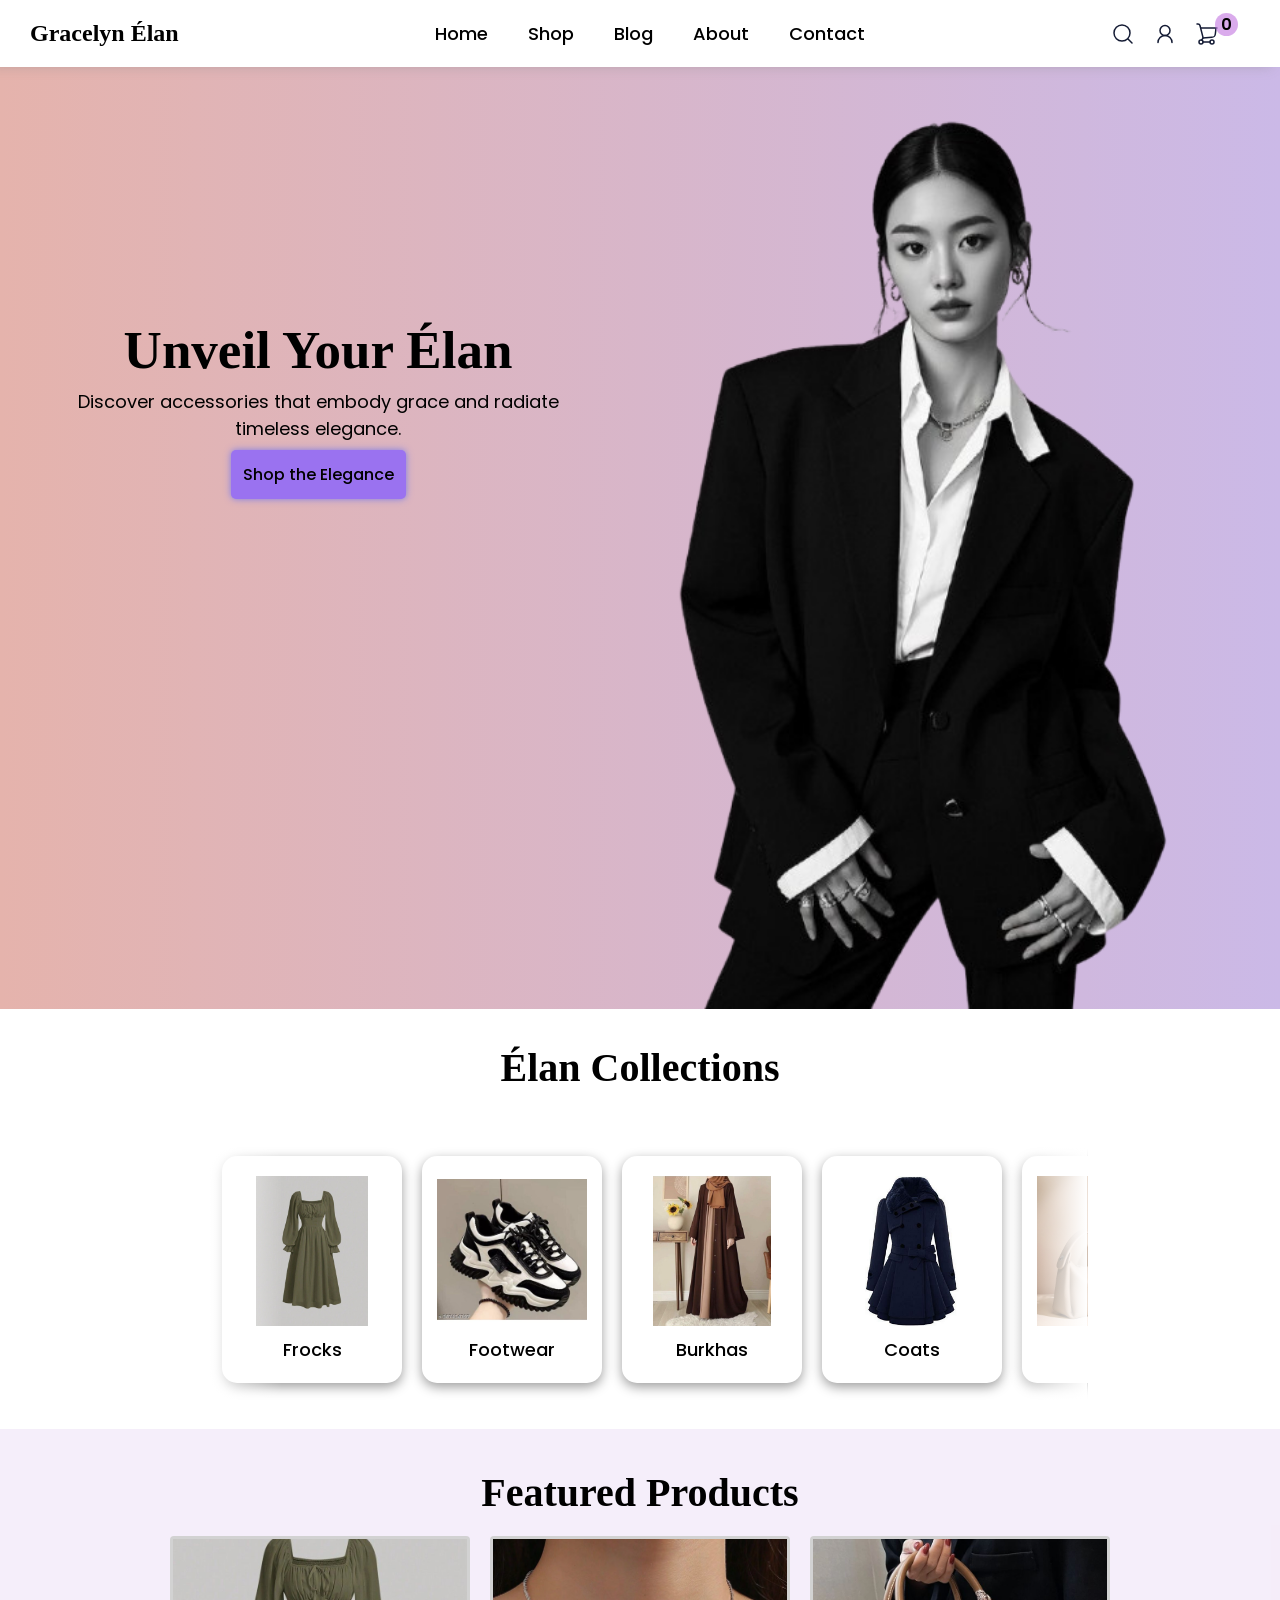
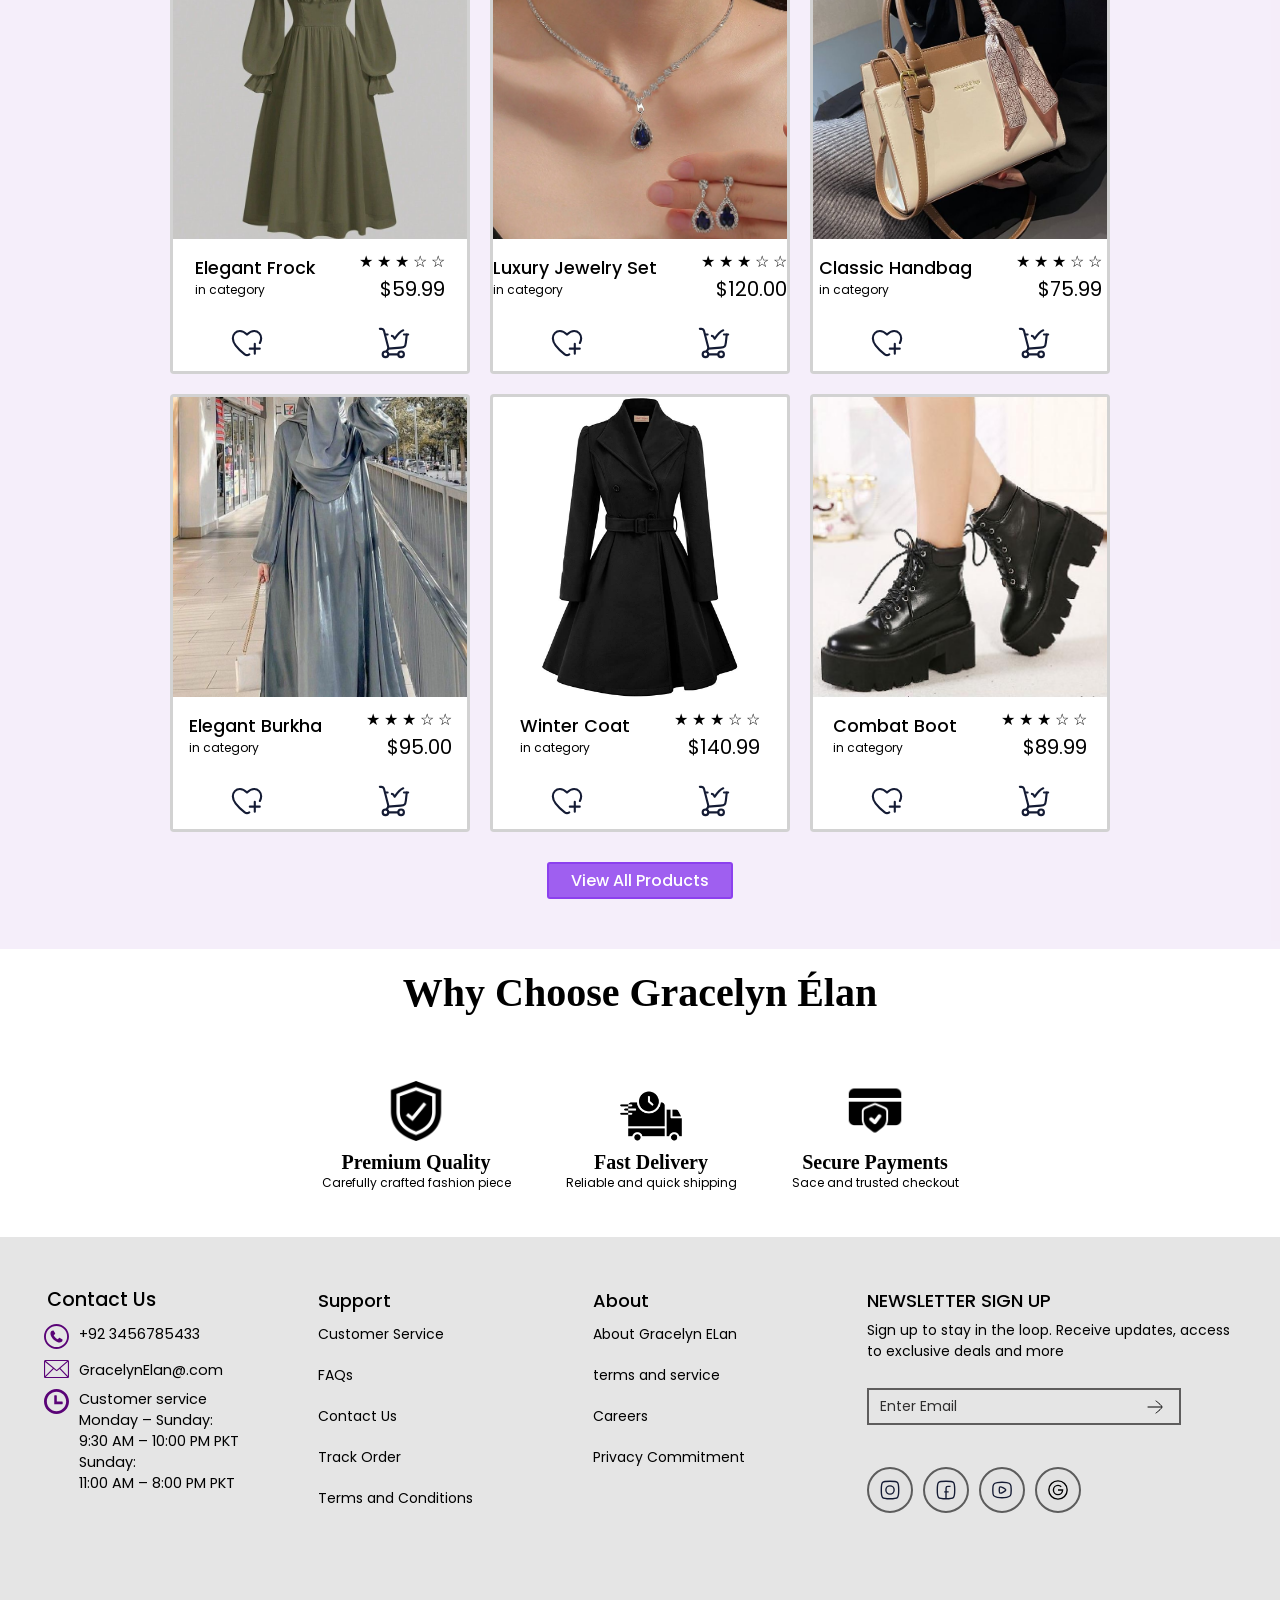
<file: index.html>
<!DOCTYPE html>
<html lang="en">

<head>
  <meta charset="UTF-8">
  <meta name="viewport" content="width=device-width, initial-scale=1.0">
  <title>Gracelyn Élan</title>
  <link rel="stylesheet" href="/css/style.css">
  <link rel="stylesheet" href="css/utility.css">
</head>

<body>

  <header>

    <!-- Navigation -->
    <nav class="nav">
      <div class="heading">
        <h1>Gracelyn Élan</h1>
        <img src="assets/hamburger.svg" alt="hamburger">
      </div>

      <div class="info">
        <ul>
          <li><a href="index.html">Home</a></li>
          <li><a href="shop.html">Shop</a></li>
          <li><a href="blog.html">Blog</a></li>
          <li><a href="about.html">About</a></li>
          <li><a href="contact.html">Contact</a></li>
        </ul>
      </div>


      <div class="icons">
        <img src="assets/search.svg" alt="search">
        <img src="assets/user.svg" alt="user">
        <img class="shopping_icon" src="assets/bucket.svg" alt="cart">
        <span class="itemcount">0</span>
      </div>
    </nav>
  </header>

  <!-- sidebar  -->
  <aside class="sidebar">
    <div class="top">
      <h1>Gracelyn Élan</h1>
      <img src="assets/cross.svg" alt="close">

    </div>
    <ul class="ul">
      <li><a href="index.html">Home</a></li>
      <li><a href="shop.html">Shop</a></li>
      <li><a href="blog.html">Blog</a></li>
      <li><a href="about.html">About</a></li>
      <li><a href="contact.html">Contact</a></li>
    </ul>
  </aside>


  <!-- shopping card section -->
  <aside class="my_card_section">
    <h1>My Shopping Card</h1>
    <div class="item_section">


      <!-- total section in shopping card -->
      <img class="cross" src="assets/cross.svg" alt="">
      <div class="total_sec">
        <h3>Total</h3>
        <p class="total">$00.00</p>
      </div>
     <a href="sites/checkout.html" class="checkout">checkout</a>
    </div>
  </aside>

  <main>
    <!-- Hero Section -->
    <section class="hero-section">
      <div class="left">
        <h1 class="head">Unveil Your Élan</h1>
        <p class="sub-head">Discover accessories that embody grace and radiate timeless elegance.</p>
        <button>Shop the Elegance</button>
      </div>
      <div class="right">
        <img src="images/hero pic.png" alt="Hero Image">
      </div>
    </section>

    <!-- Categories Section -->
    <section class="categories-sec">
      <h1>Élan Collections</h1>
      <div class="categories-sliding">
        <div class="categories-track">




          <article class="category-card frocks-card">
            <img src="category-imgs/frocks.jpg" alt="Frocks">
            <h2>Frocks</h2>
          </article>

          <article class="category-card footwear-card">
            <img src="category-imgs/footwear.jpg" alt="Footwear">
            <h2>Footwear</h2>
          </article>

          <article class="category-card burkhas-card">
            <img src="category-imgs/burkha.jpg" alt="Burkhas">
            <h2>Burkhas</h2>
          </article>

          <article class="category-card coats-card">
            <img src="category-imgs/coat.jpg" alt="Coats">
            <h2>Coats</h2>
          </article>

          <article class="category-card bags-card">
            <img src="category-imgs/bag.jpg" alt="Bags">
            <h2>Bags</h2>
          </article>

          <article class="category-card jewelry-card">
            <img src="category-imgs/jewelry.jpg" alt="Jewelry">
            <h2>Jewelry</h2>
          </article>
          <article class="category-card frocks-card">
            <img src="category-imgs/frocks.jpg" alt="Frocks">
            <h2>Frocks</h2>
          </article>

          <article class="category-card footwear-card">
            <img src="category-imgs/footwear.jpg" alt="Footwear">
            <h2>Footwear</h2>
          </article>

          <article class="category-card burkhas-card">
            <img src="category-imgs/burkha.jpg" alt="Burkhas">
            <h2>Burkhas</h2>
          </article>

          <article class="category-card coats-card">
            <img src="category-imgs/coat.jpg" alt="Coats">
            <h2>Coats</h2>
          </article>

          <article class="category-card bags-card">
            <img src="category-imgs/bag.jpg" alt="Bags">
            <h2>Bags</h2>
          </article>

          <article class="category-card jewelry-card">
            <img src="category-imgs/jewelry.jpg" alt="Jewelry">
            <h2>Jewelry</h2>
          </article>

        </div>
      </div>
    </section>

    <!-- product section -->
    <section class="products-sec">
      <h1>Featured Products</h1>
      <div class="products">
        <article class="product-card">
          <img src="category-imgs/frocks.jpg" alt="">
          <div class="product-content">
            <div class="left-side">
              <h2 class="product-name">Elegant Frock</h2>
              <P>in category</P>
            </div>
            <div class="right-side">
              <div class="rating">
                <span class="star filled">★</span>
                <span class="star filled">★</span>
                <span class="star filled">★</span>
                <span class="star">☆</span>
                <span class="star">☆</span>
              </div>

              <p class="product-price">$59.99</p>

            </div>
          </div>
          <div class="product-icons">
            <button>

              <svg viewBox="0 0 24 24" width="34" height="34" color="#000000" fill="none">
                <path
                  d="M13.5893 19.9677C12.6399 20.6776 11.3601 20.6776 10.4107 19.9677C7.58942 17.858 2 13.0348 2 8.69444C2 5.82563 4.10526 3.5 7 3.5C8.5 3.5 10 4 12 6C14 4 15.5 3.5 17 3.5C19.8947 3.5 22 5.82563 22 8.69444C22 9.78274 21.6486 10.9014 21.0775 12"
                  stroke="#141B34" stroke-width="1.5" stroke-linecap="round" stroke-linejoin="round" />
                <path d="M14 16H17.5M17.5 16H21M17.5 16V12.5M17.5 16V19.5" stroke="#141B34" stroke-width="1.5"
                  stroke-linecap="round" stroke-linejoin="round" />
              </svg>
            </button>

            <button class="shop-cart">

              <svg viewBox="0 0 24 24" width="34" height="34" color="#000000" fill="none">
                <path d="M8 16L16.7201 15.2733C19.4486 15.046 20.0611 14.45 20.3635 11.7289L21 6" stroke="#141B34"
                  stroke-width="1.5" stroke-linecap="round" />
                <path d="M6 6L7.5 6M22 6H19" stroke="#141B34" stroke-width="1.5" stroke-linecap="round" />
                <path d="M10.5 7C10.5 7 11.5 7 12.5 9C12.5 9 15.6765 4 18.5 3" stroke="#141B34" stroke-width="1.5"
                  stroke-linecap="round" stroke-linejoin="round" />
                <circle cx="6" cy="20" r="2" stroke="#141B34" stroke-width="1.5" />
                <circle cx="17" cy="20" r="2" stroke="#141B34" stroke-width="1.5" />
                <path d="M8 20L15 20" stroke="#141B34" stroke-width="1.5" stroke-linecap="round" />
                <path
                  d="M2 2H2.966C3.91068 2 4.73414 2.62459 4.96326 3.51493L7.93852 15.0765C8.08887 15.6608 7.9602 16.2797 7.58824 16.7616L6.63213 18"
                  stroke="#141B34" stroke-width="1.5" stroke-linecap="round" />
              </svg>
            </button>

          </div>
        </article>

        <article class="product-card">
          <img src="products_sec/set of jewelry.jpg" alt="">
          <div class="product-content">
            <div class="left-side">
              <h2 class="product-name">Luxury Jewelry Set</h2>
              <P>in category</P>
            </div>
            <div class="right-side">
              <div class="rating">
                <span class="star filled">★</span>
                <span class="star filled">★</span>
                <span class="star filled">★</span>
                <span class="star">☆</span>
                <span class="star">☆</span>
              </div>

              <p class="product-price">$120.00</p>

            </div>
          </div>
          <div class="product-icons">
            <button>

              <svg viewBox="0 0 24 24" width="34" height="34" color="#000000" fill="none">
                <path
                  d="M13.5893 19.9677C12.6399 20.6776 11.3601 20.6776 10.4107 19.9677C7.58942 17.858 2 13.0348 2 8.69444C2 5.82563 4.10526 3.5 7 3.5C8.5 3.5 10 4 12 6C14 4 15.5 3.5 17 3.5C19.8947 3.5 22 5.82563 22 8.69444C22 9.78274 21.6486 10.9014 21.0775 12"
                  stroke="#141B34" stroke-width="1.5" stroke-linecap="round" stroke-linejoin="round" />
                <path d="M14 16H17.5M17.5 16H21M17.5 16V12.5M17.5 16V19.5" stroke="#141B34" stroke-width="1.5"
                  stroke-linecap="round" stroke-linejoin="round" />
              </svg>
            </button>

            <button class="shop-cart">

              <svg viewBox="0 0 24 24" width="34" height="34" color="#000000" fill="none">
                <path d="M8 16L16.7201 15.2733C19.4486 15.046 20.0611 14.45 20.3635 11.7289L21 6" stroke="#141B34"
                  stroke-width="1.5" stroke-linecap="round" />
                <path d="M6 6L7.5 6M22 6H19" stroke="#141B34" stroke-width="1.5" stroke-linecap="round" />
                <path d="M10.5 7C10.5 7 11.5 7 12.5 9C12.5 9 15.6765 4 18.5 3" stroke="#141B34" stroke-width="1.5"
                  stroke-linecap="round" stroke-linejoin="round" />
                <circle cx="6" cy="20" r="2" stroke="#141B34" stroke-width="1.5" />
                <circle cx="17" cy="20" r="2" stroke="#141B34" stroke-width="1.5" />
                <path d="M8 20L15 20" stroke="#141B34" stroke-width="1.5" stroke-linecap="round" />
                <path
                  d="M2 2H2.966C3.91068 2 4.73414 2.62459 4.96326 3.51493L7.93852 15.0765C8.08887 15.6608 7.9602 16.2797 7.58824 16.7616L6.63213 18"
                  stroke="#141B34" stroke-width="1.5" stroke-linecap="round" />
              </svg>
            </button>

          </div>
        </article>

        <article class="product-card">
          <img src="products_sec/bag.jpg" alt="">
          <div class="product-content">
            <div class="left-side">
              <h2 class="product-name">Classic Handbag</h2>
              <P>in category</P>
            </div>
            <div class="right-side">
              <div class="rating">
                <span class="star filled">★</span>
                <span class="star filled">★</span>
                <span class="star filled">★</span>
                <span class="star">☆</span>
                <span class="star">☆</span>
              </div>

              <p class="product-price">$75.99</p>

            </div>
          </div>
          <div class="product-icons">
            <button>

              <svg viewBox="0 0 24 24" width="34" height="34" color="#000000" fill="none">
                <path
                  d="M13.5893 19.9677C12.6399 20.6776 11.3601 20.6776 10.4107 19.9677C7.58942 17.858 2 13.0348 2 8.69444C2 5.82563 4.10526 3.5 7 3.5C8.5 3.5 10 4 12 6C14 4 15.5 3.5 17 3.5C19.8947 3.5 22 5.82563 22 8.69444C22 9.78274 21.6486 10.9014 21.0775 12"
                  stroke="#141B34" stroke-width="1.5" stroke-linecap="round" stroke-linejoin="round" />
                <path d="M14 16H17.5M17.5 16H21M17.5 16V12.5M17.5 16V19.5" stroke="#141B34" stroke-width="1.5"
                  stroke-linecap="round" stroke-linejoin="round" />
              </svg>
            </button>

            <button class="shop-cart">

              <svg viewBox="0 0 24 24" width="34" height="34" color="#000000" fill="none">
                <path d="M8 16L16.7201 15.2733C19.4486 15.046 20.0611 14.45 20.3635 11.7289L21 6" stroke="#141B34"
                  stroke-width="1.5" stroke-linecap="round" />
                <path d="M6 6L7.5 6M22 6H19" stroke="#141B34" stroke-width="1.5" stroke-linecap="round" />
                <path d="M10.5 7C10.5 7 11.5 7 12.5 9C12.5 9 15.6765 4 18.5 3" stroke="#141B34" stroke-width="1.5"
                  stroke-linecap="round" stroke-linejoin="round" />
                <circle cx="6" cy="20" r="2" stroke="#141B34" stroke-width="1.5" />
                <circle cx="17" cy="20" r="2" stroke="#141B34" stroke-width="1.5" />
                <path d="M8 20L15 20" stroke="#141B34" stroke-width="1.5" stroke-linecap="round" />
                <path
                  d="M2 2H2.966C3.91068 2 4.73414 2.62459 4.96326 3.51493L7.93852 15.0765C8.08887 15.6608 7.9602 16.2797 7.58824 16.7616L6.63213 18"
                  stroke="#141B34" stroke-width="1.5" stroke-linecap="round" />
              </svg>
            </button>

          </div>
        </article>

        <article class="product-card">
          <img src="products_sec/burkha.jpg" alt="">
          <div class="product-content">
            <div class="left-side">
              <h2 class="product-name">Elegant Burkha</h2>
              <P>in category</P>
            </div>
            <div class="right-side">
              <div class="rating">
                <span class="star filled">★</span>
                <span class="star filled">★</span>
                <span class="star filled">★</span>
                <span class="star">☆</span>
                <span class="star">☆</span>
              </div>

              <p class="product-price">$95.00</p>

            </div>
          </div>
          <div class="product-icons">
            <button>

              <svg viewBox="0 0 24 24" width="34" height="34" color="#000000" fill="none">
                <path
                  d="M13.5893 19.9677C12.6399 20.6776 11.3601 20.6776 10.4107 19.9677C7.58942 17.858 2 13.0348 2 8.69444C2 5.82563 4.10526 3.5 7 3.5C8.5 3.5 10 4 12 6C14 4 15.5 3.5 17 3.5C19.8947 3.5 22 5.82563 22 8.69444C22 9.78274 21.6486 10.9014 21.0775 12"
                  stroke="#141B34" stroke-width="1.5" stroke-linecap="round" stroke-linejoin="round" />
                <path d="M14 16H17.5M17.5 16H21M17.5 16V12.5M17.5 16V19.5" stroke="#141B34" stroke-width="1.5"
                  stroke-linecap="round" stroke-linejoin="round" />
              </svg>
            </button>

            <button class="shop-cart">

              <svg viewBox="0 0 24 24" width="34" height="34" color="#000000" fill="none">
                <path d="M8 16L16.7201 15.2733C19.4486 15.046 20.0611 14.45 20.3635 11.7289L21 6" stroke="#141B34"
                  stroke-width="1.5" stroke-linecap="round" />
                <path d="M6 6L7.5 6M22 6H19" stroke="#141B34" stroke-width="1.5" stroke-linecap="round" />
                <path d="M10.5 7C10.5 7 11.5 7 12.5 9C12.5 9 15.6765 4 18.5 3" stroke="#141B34" stroke-width="1.5"
                  stroke-linecap="round" stroke-linejoin="round" />
                <circle cx="6" cy="20" r="2" stroke="#141B34" stroke-width="1.5" />
                <circle cx="17" cy="20" r="2" stroke="#141B34" stroke-width="1.5" />
                <path d="M8 20L15 20" stroke="#141B34" stroke-width="1.5" stroke-linecap="round" />
                <path
                  d="M2 2H2.966C3.91068 2 4.73414 2.62459 4.96326 3.51493L7.93852 15.0765C8.08887 15.6608 7.9602 16.2797 7.58824 16.7616L6.63213 18"
                  stroke="#141B34" stroke-width="1.5" stroke-linecap="round" />
              </svg>
            </button>

          </div>
        </article>

        <article class="product-card">
          <img src="products_sec/coat.jpg" alt="">
          <div class="product-content">
            <div class="left-side">
              <h2 class="product-name">Winter Coat</h2>
              <P>in category</P>
            </div>
            <div class="right-side">
              <div class="rating">
                <span class="star filled">★</span>
                <span class="star filled">★</span>
                <span class="star filled">★</span>
                <span class="star">☆</span>
                <span class="star">☆</span>
              </div>

              <p class="product-price">$140.99</p>

            </div>
          </div>
          <div class="product-icons">
            <button>

              <svg viewBox="0 0 24 24" width="34" height="34" color="#000000" fill="none">
                <path
                  d="M13.5893 19.9677C12.6399 20.6776 11.3601 20.6776 10.4107 19.9677C7.58942 17.858 2 13.0348 2 8.69444C2 5.82563 4.10526 3.5 7 3.5C8.5 3.5 10 4 12 6C14 4 15.5 3.5 17 3.5C19.8947 3.5 22 5.82563 22 8.69444C22 9.78274 21.6486 10.9014 21.0775 12"
                  stroke="#141B34" stroke-width="1.5" stroke-linecap="round" stroke-linejoin="round" />
                <path d="M14 16H17.5M17.5 16H21M17.5 16V12.5M17.5 16V19.5" stroke="#141B34" stroke-width="1.5"
                  stroke-linecap="round" stroke-linejoin="round" />
              </svg>
            </button>

            <button class="shop-cart">

              <svg viewBox="0 0 24 24" width="34" height="34" color="#000000" fill="none">
                <path d="M8 16L16.7201 15.2733C19.4486 15.046 20.0611 14.45 20.3635 11.7289L21 6" stroke="#141B34"
                  stroke-width="1.5" stroke-linecap="round" />
                <path d="M6 6L7.5 6M22 6H19" stroke="#141B34" stroke-width="1.5" stroke-linecap="round" />
                <path d="M10.5 7C10.5 7 11.5 7 12.5 9C12.5 9 15.6765 4 18.5 3" stroke="#141B34" stroke-width="1.5"
                  stroke-linecap="round" stroke-linejoin="round" />
                <circle cx="6" cy="20" r="2" stroke="#141B34" stroke-width="1.5" />
                <circle cx="17" cy="20" r="2" stroke="#141B34" stroke-width="1.5" />
                <path d="M8 20L15 20" stroke="#141B34" stroke-width="1.5" stroke-linecap="round" />
                <path
                  d="M2 2H2.966C3.91068 2 4.73414 2.62459 4.96326 3.51493L7.93852 15.0765C8.08887 15.6608 7.9602 16.2797 7.58824 16.7616L6.63213 18"
                  stroke="#141B34" stroke-width="1.5" stroke-linecap="round" />
              </svg>
            </button>

          </div>
        </article>

        <article class="product-card">
          <img src="products_sec/combat boot.jpg" alt="">
          <div class="product-content">
            <div class="left-side">
              <h2 class="product-name">Combat Boot</h2>
              <P>in category</P>
            </div>
            <div class="right-side">
              <div class="rating">
                <span class="star filled">★</span>
                <span class="star filled">★</span>
                <span class="star filled">★</span>
                <span class="star">☆</span>
                <span class="star">☆</span>
              </div>

              <p class="product-price">$89.99</p>

            </div>
          </div>
          <div class="product-icons">
            <button>

              <svg viewBox="0 0 24 24" width="34" height="34" color="#000000" fill="none">
                <path
                  d="M13.5893 19.9677C12.6399 20.6776 11.3601 20.6776 10.4107 19.9677C7.58942 17.858 2 13.0348 2 8.69444C2 5.82563 4.10526 3.5 7 3.5C8.5 3.5 10 4 12 6C14 4 15.5 3.5 17 3.5C19.8947 3.5 22 5.82563 22 8.69444C22 9.78274 21.6486 10.9014 21.0775 12"
                  stroke="#141B34" stroke-width="1.5" stroke-linecap="round" stroke-linejoin="round" />
                <path d="M14 16H17.5M17.5 16H21M17.5 16V12.5M17.5 16V19.5" stroke="#141B34" stroke-width="1.5"
                  stroke-linecap="round" stroke-linejoin="round" />
              </svg>
            </button>

            <button class="shop-cart">

              <svg viewBox="0 0 24 24" width="34" height="34" color="#000000" fill="none">
                <path d="M8 16L16.7201 15.2733C19.4486 15.046 20.0611 14.45 20.3635 11.7289L21 6" stroke="#141B34"
                  stroke-width="1.5" stroke-linecap="round" />
                <path d="M6 6L7.5 6M22 6H19" stroke="#141B34" stroke-width="1.5" stroke-linecap="round" />
                <path d="M10.5 7C10.5 7 11.5 7 12.5 9C12.5 9 15.6765 4 18.5 3" stroke="#141B34" stroke-width="1.5"
                  stroke-linecap="round" stroke-linejoin="round" />
                <circle cx="6" cy="20" r="2" stroke="#141B34" stroke-width="1.5" />
                <circle cx="17" cy="20" r="2" stroke="#141B34" stroke-width="1.5" />
                <path d="M8 20L15 20" stroke="#141B34" stroke-width="1.5" stroke-linecap="round" />
                <path
                  d="M2 2H2.966C3.91068 2 4.73414 2.62459 4.96326 3.51493L7.93852 15.0765C8.08887 15.6608 7.9602 16.2797 7.58824 16.7616L6.63213 18"
                  stroke="#141B34" stroke-width="1.5" stroke-linecap="round" />
              </svg>
            </button>

          </div>
        </article>
      </div>

      <!-- view all btn -->
        <button class="view_all">View All Products</button>


    </section>
    <!-- why choose us section -->
    <section class="why_us">
      <h1>Why Choose Gracelyn Élan</h1>
      <div class="special_services">
        <article class="quality service">
          <img src="assets/shield.png" alt="">
          <h2>Premium Quality</h2>
          <p>Carefully crafted fashion piece</p>
        </article>

        <article class="shipping service">
          <img src="assets/shipping.png" alt="">
          <h2>Fast Delivery</h2>
          <p>Reliable and quick shipping</p>
        </article>

        <article class="payment service">
          <img src="assets/payment.png" alt="">
          <h2>Secure Payments</h2>
          <p>Sace and trusted checkout</p>
        </article>
      </div>
    </section>

  </main>






  <!-- footer -->
  <footer>


     <div class="information">

       <section class="first contact_div">
   
         <h2>Contact Us</h2>
         <div class="contact_info">
           <div class="no">
             <div class="icon">
               <?xml version="1.0" encoding="utf-8"?><svg version="1.1" id="Layer_1" xmlns="http://www.w3.org/2000/svg"
                 xmlns:xlink="http://www.w3.org/1999/xlink" x="0px" y="0px" viewBox="0 0 122.88 122.88"
                 style="enable-background:new 0 0 122.88 122.88" xml:space="preserve">
                 <g>
                   <path fill="currentColor"
                     d="M61.44,0c16.97,0,32.33,6.88,43.44,18c11.12,11.12,18,26.48,18,43.44c0,16.96-6.88,32.33-18,43.44 c-11.12,11.12-26.48,18-43.44,18c-16.97,0-32.33-6.88-43.44-18C6.88,93.77,0,78.41,0,61.44C0,44.47,6.88,29.11,18,18 C29.11,6.88,44.47,0,61.44,0L61.44,0z M48.1,56.19c2,3.6,4.3,7.06,7.29,10.21c2.99,3.17,6.72,6.06,11.55,8.52 c0.35,0.18,0.7,0.18,1,0.05c0.46-0.18,0.92-0.55,1.39-1.01c0.35-0.35,0.8-0.93,1.27-1.55c1.85-2.44,4.15-5.47,7.39-3.96 c0.07,0.03,0.13,0.07,0.2,0.11l10.81,6.22c0.03,0.02,0.07,0.05,0.11,0.07c1.43,0.98,2.02,2.49,2.03,4.2c0,1.75-0.64,3.71-1.58,5.36 c-1.25,2.19-3.08,3.63-5.2,4.6c-2.01,0.92-4.26,1.42-6.41,1.74c-3.38,0.5-6.55,0.18-9.8-0.82c-3.17-0.98-6.37-2.61-9.85-4.76 l-0.25-0.16c-1.6-1-3.33-2.07-5.03-3.33c-6.21-4.68-12.54-11.45-16.65-18.9c-3.46-6.26-5.34-13.01-4.32-19.44 c0.57-3.53,2.09-6.74,4.72-8.85c2.3-1.85,5.4-2.87,9.41-2.51c0.46,0.03,0.87,0.3,1.09,0.7l6.94,11.72 c1.01,1.32,1.14,2.62,0.59,3.92c-0.46,1.07-1.39,2.05-2.66,2.98c-0.37,0.32-0.82,0.64-1.29,0.98c-1.55,1.12-3.32,2.42-2.71,3.96 L48.1,56.19L48.1,56.19L48.1,56.19L48.1,56.19z M98.3,24.58C88.87,15.15,75.83,9.31,61.44,9.31c-14.39,0-27.43,5.83-36.86,15.27 C15.15,34.01,9.31,47.05,9.31,61.44c0,14.39,5.83,27.43,15.27,36.86s22.46,15.27,36.86,15.27c14.39,0,27.43-5.83,36.86-15.27 c9.43-9.43,15.27-22.46,15.27-36.86C113.57,47.05,107.73,34.01,98.3,24.58L98.3,24.58z" />
                 </g>
               </svg>
             </div>
             <p>+92 3456785433</p>
           </div>
   
           <div class="email_n">
             <div class="icon">
               <?xml version="1.0" encoding="utf-8"?><svg version="1.1" id="Layer_1" xmlns="http://www.w3.org/2000/svg"
                 xmlns:xlink="http://www.w3.org/1999/xlink" x="0px" y="0px" viewBox="0 0 122.879 88.855"
                 enable-background="new 0 0 122.879 88.855" xml:space="preserve">
                 <g>
                   <path fill="currentColor"
                     d="M7.048,0h108.784c1.939,0,3.701,0.794,4.977,2.069c1.277,1.277,2.07,3.042,2.07,4.979v74.759 c0,1.461-0.451,2.822-1.221,3.951c-0.141,0.365-0.361,0.705-0.662,0.994c-0.201,0.189-0.422,0.344-0.656,0.461 c-1.225,1.021-2.799,1.643-4.508,1.643H7.048c-1.937,0-3.701-0.793-4.979-2.07C0.794,85.51,0,83.748,0,81.807V7.048 c0-1.941,0.792-3.704,2.068-4.979C3.344,0.792,5.107,0,7.048,0L7.048,0z M5.406,78.842l38.124-38.22L5.406,9.538V78.842 L5.406,78.842z M47.729,44.045L8.424,83.449h105.701L76.563,44.051L64.18,54.602l0,0c-0.971,0.83-2.425,0.877-3.453,0.043 L47.729,44.045L47.729,44.045z M80.674,40.549l36.799,38.598V9.198L80.674,40.549L80.674,40.549z M8.867,5.406l53.521,43.639 l51.223-43.639H8.867L8.867,5.406z" />
                 </g>
               </svg>
             </div>
             <p>GracelynElan@.com</p>
           </div>
         </div>
   
   
         <div class="customer_service">
           <div class="icon">
             <?xml version="1.0" encoding="utf-8"?><svg version="1.1" id="Layer_1" xmlns="http://www.w3.org/2000/svg"
               xmlns:xlink="http://www.w3.org/1999/xlink" x="0px" y="0px" viewBox="0 0 122.88 122.88"
               style="enable-background:new 0 0 122.88 122.88" xml:space="preserve">
               <style type="text/css">
                 .st0 {
                   fill-rule: evenodd;
                   clip-rule: evenodd;
                 }
               </style>
               <g>
                 <path fill="currentColor" class="st0"
                   d="M61.44,0c33.93,0,61.44,27.51,61.44,61.44c0,33.93-27.51,61.44-61.44,61.44C27.51,122.88,0,95.37,0,61.44 C0,27.51,27.51,0,61.44,0L61.44,0z M52.92,30.52h7.51c1.37,0,2.5,1.13,2.5,2.5v28.94h26.41c1.38,0,2.5,1.13,2.5,2.5v7.51 c0,1.38-1.13,2.5-2.5,2.5H50.41V33.02C50.41,31.64,51.54,30.52,52.92,30.52L52.92,30.52z M61.44,13.95 c26.23,0,47.49,21.26,47.49,47.49c0,26.23-21.26,47.49-47.49,47.49c-26.23,0-47.49-21.26-47.49-47.49 C13.95,35.22,35.21,13.95,61.44,13.95L61.44,13.95z" />
               </g>
             </svg>
           </div>
           <div class="survicesss">
             <p>Customer service</p>
             <p>Monday – Sunday:</p>
             <p>9:30 AM – 10:00 PM PKT</p>
             <p>Sunday:</p>
             <p>11:00 AM – 8:00 PM PKT</p>
   
           </div>
         </div>
   
   
        </section>
   
       <!-- support div -->
       <section class="second support">
         <h2>Support</h2>
         <ul>
           <li><a href="#">Customer Service</a></li>
           <li><a href="#">FAQs</a></li>
           <li><a href="#">Contact Us</a></li>
           <li><a href="#">Track Order</a></li>
           <li><a href="#">Terms and Conditions</a></li>
         </ul>
       </section>
   
       <!-- about div -->
   
       <section class="third about ">
         <h2>About</h2>
         <ul>
           <li><a href="#">About Gracelyn ELan</a></li>
           <li><a href="#">terms and service</a></li>
           <li><a href="#">Careers</a></li>
           <li><a href="#">Privacy Commitment</a></li>
   
         </ul>
   
       </section>
   
       <section class="fourth">
         <!-- <h1>Gracelyn Élan</h1> -->
   
         <section class="stay_touch">
           <h2>NEWSLETTER SIGN UP</h2>
           <p>Sign up to stay in the loop. Receive updates, access to exclusive deals and more</p>
           <div class="email">
             <input type="text" placeholder="Enter Email">
             <button><img src="assets/right_arrow.svg" alt=""></button>
           </div>
   
           <div class="social">
   
             <button><svg xmlns="http://www.w3.org/2000/svg" viewBox="0 0 24 24" width="24" height="24"
                 color="currentColor" fill="none" stroke="#141B34" stroke-width="1.5" stroke-linejoin="round">
                 <path
                   d="M2.5 12C2.5 7.52166 2.5 5.28249 3.89124 3.89124C5.28249 2.5 7.52166 2.5 12 2.5C16.4783 2.5 18.7175 2.5 20.1088 3.89124C21.5 5.28249 21.5 7.52166 21.5 12C21.5 16.4783 21.5 18.7175 20.1088 20.1088C18.7175 21.5 16.4783 21.5 12 21.5C7.52166 21.5 5.28249 21.5 3.89124 20.1088C2.5 18.7175 2.5 16.4783 2.5 12Z" />
                 <path
                   d="M16.5 12C16.5 14.4853 14.4853 16.5 12 16.5C9.51472 16.5 7.5 14.4853 7.5 12C7.5 9.51472 9.51472 7.5 12 7.5C14.4853 7.5 16.5 9.51472 16.5 12Z" />
                 <path d="M17.5078 6.5L17.4988 6.5" />
               </svg></button>
   
             <button><svg xmlns="http://www.w3.org/2000/svg" viewBox="0 0 24 24" width="24" height="24" color="#ffffff"
                 fill="none" stroke="#141B34" stroke-width="1.5" stroke-linejoin="round">
                 <path
                   d="M2.5 12C2.5 7.52166 2.5 5.28249 3.89124 3.89124C5.28249 2.5 7.52166 2.5 12 2.5C16.4783 2.5 18.7175 2.5 20.1088 3.89124C21.5 5.28249 21.5 7.52166 21.5 12C21.5 16.4783 21.5 18.7175 20.1088 20.1088C18.7175 21.5 16.4783 21.5 12 21.5C7.52166 21.5 5.28249 21.5 3.89124 20.1088C2.5 18.7175 2.5 16.4783 2.5 12Z" />
                 <path
                   d="M16.9265 8.02637H13.9816C12.9378 8.02637 12.0894 8.86847 12.0817 9.91229L11.9964 21.4268M10.082 14.0017H14.8847" />
               </svg></button>
   
             <button><svg xmlns="http://www.w3.org/2000/svg" viewBox="0 0 24 24" width="24" height="24" color="#ffffff"
                 fill="none" stroke="#141B34" stroke-width="1.5">
                 <path
                   d="M12 20.5C13.8097 20.5 15.5451 20.3212 17.1534 19.9934C19.1623 19.5839 20.1668 19.3791 21.0834 18.2006C22 17.0221 22 15.6693 22 12.9635V11.0365C22 8.33073 22 6.97787 21.0834 5.79937C20.1668 4.62088 19.1623 4.41613 17.1534 4.00662C15.5451 3.67877 13.8097 3.5 12 3.5C10.1903 3.5 8.45489 3.67877 6.84656 4.00662C4.83766 4.41613 3.83321 4.62088 2.9166 5.79937C2 6.97787 2 8.33073 2 11.0365V12.9635C2 15.6693 2 17.0221 2.9166 18.2006C3.83321 19.3791 4.83766 19.5839 6.84656 19.9934C8.45489 20.3212 10.1903 20.5 12 20.5Z" />
                 <path
                   d="M15.9621 12.3129C15.8137 12.9187 15.0241 13.3538 13.4449 14.2241C11.7272 15.1705 10.8684 15.6438 10.1728 15.4615C9.9372 15.3997 9.7202 15.2911 9.53799 15.1438C9 14.7089 9 13.8059 9 12C9 10.1941 9 9.29112 9.53799 8.85618C9.7202 8.70886 9.9372 8.60029 10.1728 8.53854C10.8684 8.35621 11.7272 8.82945 13.4449 9.77593C15.0241 10.6462 15.8137 11.0813 15.9621 11.6871C16.0126 11.8933 16.0126 12.1067 15.9621 12.3129Z" />
               </svg></button>
   
             <button><svg xmlns="http://www.w3.org/2000/svg" viewBox="0 0 24 24" width="24" height="24"
                 color="currentColor" fill="none" stroke="currentColor" stroke-width="1.5">
                 <circle cx="12" cy="12" r="10" />
                 <path
                   d="M12 12H17C17 14.7614 14.7614 17 12 17C9.23858 17 7 14.7614 7 12C7 9.23858 9.23858 7 12 7C13.3807 7 14.6307 7.55964 15.5355 8.46447" />
               </svg></button>
           </div>
         </section>
        </section>
     </div>

    <p class="copyright">Copyright &copy; Gracelyn Élan | All rights reserved. </p>

  </footer>
  

  




  <script src="script/script.js"></script>
  <script src="script/utilities_fn.js"></script>

</body>

</html>
</file>
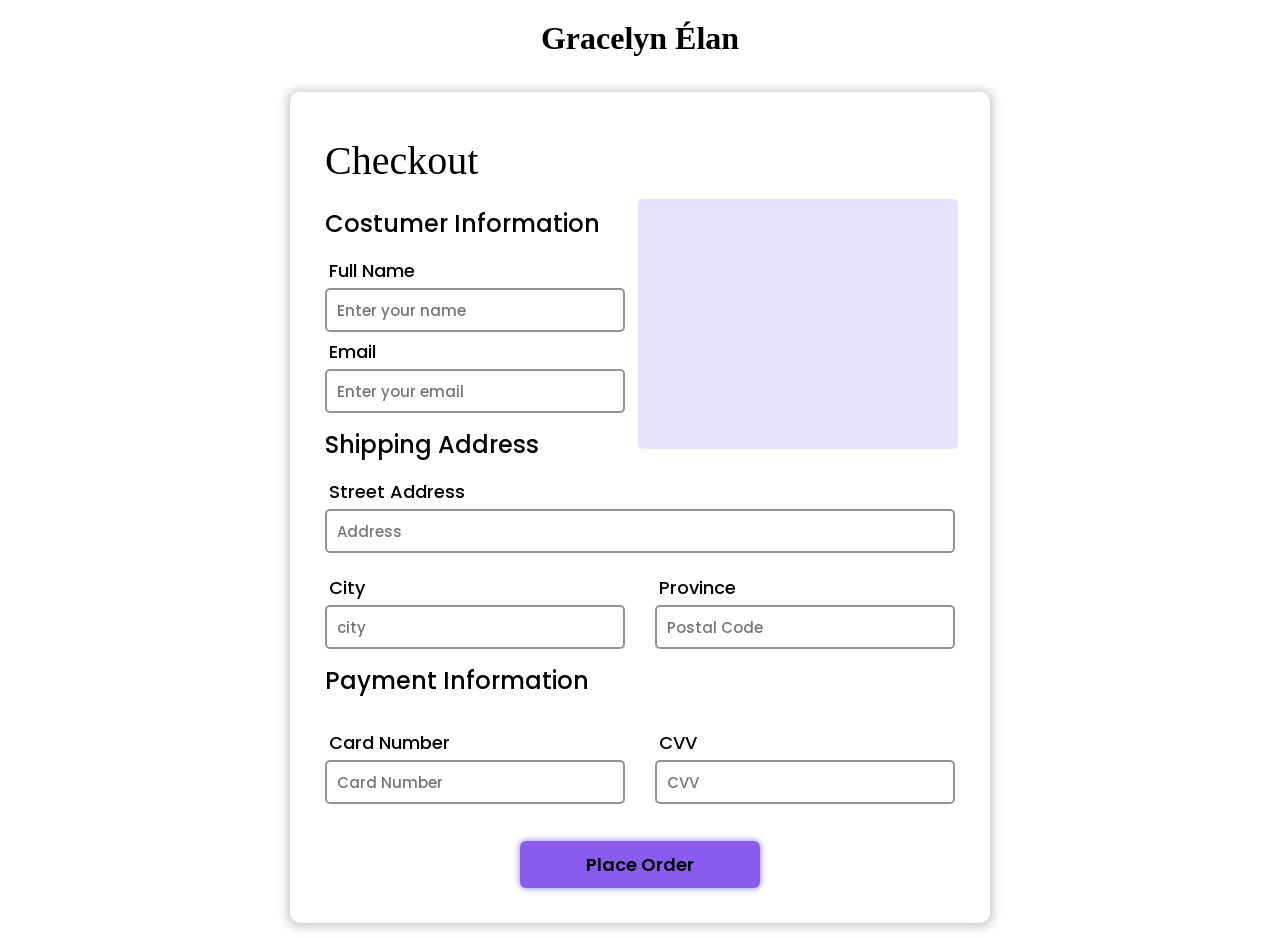
<file: sites/checkout.html>
<!DOCTYPE html>
<html lang="en">

<head>
    <meta charset="UTF-8">
    <meta name="viewport" content="width=device-width, initial-scale=1.0">
    <title>checkout page</title>
    <link rel="stylesheet" href="../css/style.css">
    <link rel="stylesheet" href="../css/checkout.css"> 
    <link rel="stylesheet" href="../css/utility.css">
</head>


<body>
    <div class="brand_name">
        <h1>Gracelyn Élan</h1>
    </div>

    <!-- main div  -->
    <div class="main_content">
        <!-- checkout_div -->
        <div class="checkout_div">
            <h1>Checkout</h1>
            <form action="#">
                <div class="customer_info">
                    <h2>Costumer Information</h2>
                    <!-- name -->
                    <div class="name flex">

                        <label>Full Name</label>
                        <input type="text" placeholder="Enter your name">
                        <div class="error"></div>
                    </div>

                    <!-- email -->
                    <div class="email_div flex">

                        <label>Email</label>
                        <input type="text" placeholder="Enter your email">
                        <div class="error"></div>
                    </div>

                </div>

                <!-- shipping info -->
                <div class="shipping_info">
                    <h2>Shipping Address</h2>
                    <!-- address_info -->
                    <div class="address flex">
                        <label>Street Address</label>
                        <input type="text" placeholder="Address">
                        <div class="error"></div>
                    </div>

                    <div class="sec2 ">
                        <!-- city info -->
                        <div class="city flex">
                            <label>City</label>
                            <input type="text" placeholder="city">
                            <div class="error"></div>

                        </div>

                        <!-- province -->
                        <div class="province flex">
                            <label>Province</label>
                            <input type="text" placeholder="Postal Code">
                            <div class="error"></div>
                        </div>
                    </div>

                </div>

                <!-- payment info -->
                <div class="payment_info">
                    <h2>Payment Information</h2>

                    <div class="sec2">
                        <!-- card number -->
                        <div class="card_no flex">
                            <label>Card Number</label>
                            <input type="text" placeholder="Card Number">
                            <div class="error"></div>

                        </div>

                        <!-- cvv -->
                        <div class="cvv flex">
                            <label>CVV</label>
                            <input type="text" placeholder="CVV">
                            <div class="error"></div>
                        </div>
                    </div>

                </div>
                <!-- items_div -->
                 
                <div class="items_div">
                   
                </div>
                <div class="place_div">
                    <button class="place_order">
                        Place Order
                    </button>
        
                </div>
        </div>



        </form>
    </div>
    </div>

    <script src="../script/script.js"></script>
    <script src="../script/checkout.js"></script>
      <script src="../script/utilities_fn.js"></script>
      
</body>

</html>
</file>
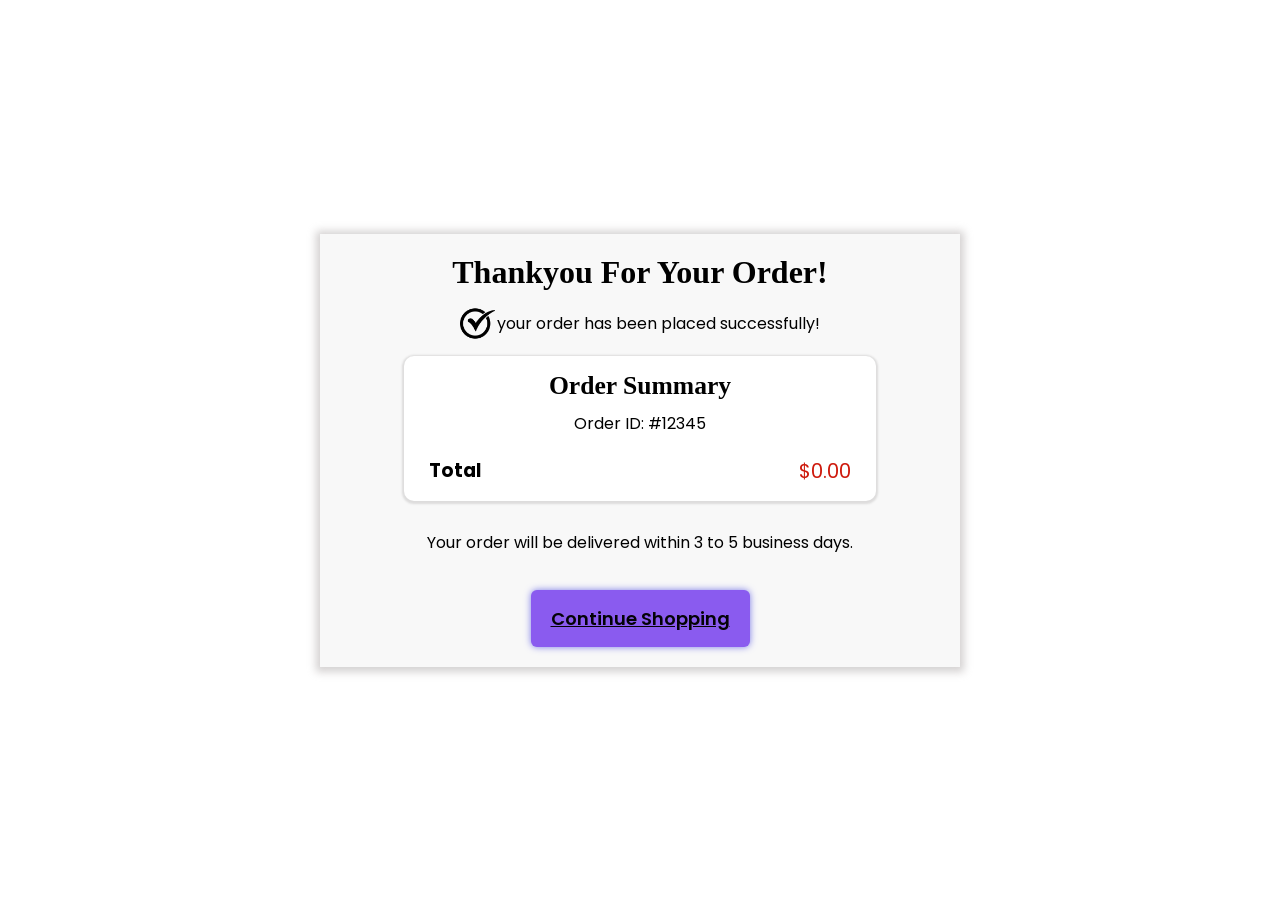
<file: sites/thankyou.html>
<!DOCTYPE html>
<html lang="en">

<head>
    <meta charset="UTF-8">
    <meta name="viewport" content="width=device-width, initial-scale=1.0">
    <title>thankyou</title>
  
    <link rel="stylesheet" href="/css/style.css">
    <link rel="stylesheet" href="/css/thankyou.css">
</head>

<body>
    <div class="thankyou_cont">
        <h1>Thankyou For Your Order!</h1>

        <div class="message">
         <img src="/assets/tick img.png" alt="My PNG Image" width="200">
            <p>your order has been placed successfully!</p>
        </div>

        <div class="order_summary">
            <h1>Order Summary</h1>
            <p>Order ID: #12345</p>
            <div class="items">
             
        
            </div>
           

            <div class="total_section">
                  <h3>Total</h3>
                <div class="total">
                   $00.00
                </div>
            </div>
       

        </div>

        <div class="comment"> Your order will be delivered within 3 to 5 business days.</div>

      
           <a class="cont_div"href="/index.html">Continue Shopping</a>
    
    </div>
    </div>
</div>

<script src="../script/script.js"></script>
    <script src="../script/thankyou.js"></script>
      <script src="../script/utilities_fn.js"></script>
      
</body>

</html>
</file>
<file: css/style.css>
@import url('https://fonts.googleapis.com/css2?family=Dancing+Script:wght@400..700&family=Pacifico&family=Playwrite+GB+J+Guides:ital@0;1&family=Poppins:ital,wght@0,100;0,200;0,300;0,400;0,500;0,600;0,700;0,800;0,900;1,100;1,200;1,300;1,400;1,500;1,600;1,700;1,800;1,900&family=Roboto:ital,wght@0,100..900;1,100..900&display=swap');

    /* Global Reset */
    * {
        margin: 0;
        padding: 0;
        box-sizing: border-box;
        font-family: "Poppins", sans-serif;

    }

    html,
    body {
        position: relative;

    }

    :root {
        --main-color: rgba(177, 80, 238, 0.954);
        --main-font-style: cursive;
    }

    /* ================== NAVBAR ================== */
    .nav {
        width: 100%;
        max-width: 100vw;
        min-height: 60px;
        height: auto;
        display: flex;
        align-items: center;
        justify-content: space-between;
        padding: 20px 20px;
        box-shadow: -9px 0px 11px #88878761;
        background-color: rgb(255, 255, 255);
        position: fixed;
        top: 0;
        z-index: 1000;
    }

    .nav .heading img {
        width: 28px;
    }


    /* Sidebar */
    .sidebar {
        position: fixed;
        z-index: 99999999;
        left: -400px;
        top: 0;
        width: 380px;
        height: 100vh;
        background-color: rgb(255, 255, 253);
        padding-top: 10px;
        padding-left: 20px;
        font-size: 18px;
        box-shadow: 1px 1px 5px 4px #00000024;
        transition: all 0.2s ease-in;
    }

    h1 {
        font-family: var(--main-font-style)
    }


    .sidebar .ul {
        display: flex;
        list-style: none;
        flex-direction: column;
    }

    .sidebar img {
        width: 30px;
        position: relative;
        left: 90%;
        top: -42px;
        cursor: pointer;
    }

    .sidebar li {
        padding: 10px;
    }

    .sidebar li a {
        color: rgb(0, 0, 0);
        text-decoration: none;
    }

    .sidebar li a:hover {
        color: rgba(128, 6, 185, 0.954);
    }

    /* Navbar Heading */
    .heading {
        display: flex;
        align-items: center;
        justify-content: center;
        gap: 5px;
    }

    .heading h1 {
        padding: 0px 10px;
        font-family: var(--main-font-style);
    }

    .heading img {
        width: 36px;
        cursor: pointer;
        display: none;
    }

    /* Navbar Info */
    .info ul {
        display: flex;
        align-items: center;
        list-style: none;
    }

    .info ul li {
        padding: 0px 20px;
        font-size: 18px;
        font-weight: 500;
        cursor: pointer;
    }

    .info li a {
        color: rgb(0, 0, 0);
        text-decoration: none;
    }

    .info li a:hover {
        color: rgba(128, 6, 185, 0.954);
    }

    /* Navbar Icons */
    .icons {
        display: flex;
        gap: 18px;
        position: relative;
    }

    .icons img {
        cursor: pointer;
        transition: all 0.2s ease;
    }

    .icons img:hover {
        transform: scale(1.2);
    }

    .icons .itemcount {
        background-color: rgba(197, 124, 226, 0.644);
        padding: 10px;
        border-radius: 50%;
        width: 23px;
        height: 23px;
        font-weight: 600;
        display: flex;
        align-items: center;
        justify-content: center;
        position: relative;
        right: 15%;
        top: -9px;

    }

    /* ================== HERO SECTION ================== */
    .hero-section {
        background: linear-gradient(to right, #e5b3ac, #cbb9e7);
        display: flex;
        flex-direction: row;
        justify-content: space-around;
        flex-wrap: wrap;
        padding-top: 100px;
        min-height: 350px;
        width: 100%;

    }

    .left {
        padding: 20px 5px;
        position: relative;
        top: 200px;
        right: -33px;
        width: 50%;
        min-height: 50%;
        display: flex;
        flex-direction: column;
        align-items: center;
        gap: 8px;
        max-width: 500px;
    }

    .left h1 {
        font-size: 53px;
        font-family: cursive;
    }

    .left .sub-head {
        font-size: 18px;
    }

    .left button {
        padding: 12px;
        font-size: 16px;
        font-weight: 500;
        border-radius: 5px;
        border: none;
        background-color: rgb(154, 114, 240);
        transition: all 0.5s ease;
        box-shadow: 0px 0px 7px #7c7ce8;
        cursor: pointer;
    }

    .left button:hover {
        transform: scale(1.1);
        background-color: rgb(165, 129, 242);

    }

    .left>* {
        text-align: center;
    }

    .right {
        width: 50%;
        display: flex;
        justify-content: center;
        margin-bottom: 0px;
    }

    .right img {
        width: 80%;
        object-fit: contain;
        max-width: 600px;
    }

    /* ================== CATEGORIES ================== */
    .categories-sec {
        display: flex;
        flex-direction: column;
        gap: 15px;
        padding: 15px;
        position: relative;
        z-index: -1;

    }


    .categories-sec h1,
    .products-sec h1,
    .why_us h1 {
        text-align: center;
        padding: 20px;
        font-family: cursive;
        font-size: 40px;
    }

    .categories-sliding {
        overflow: hidden;
        width: 70vw;
        padding: 10px;
        margin: auto;
        border-radius: 20px;
        background: #fff;
        position: relative;
        min-height: 32vh;
    }

    /* Track that holds all the cards */
    .categories-track {
        display: flex;
        gap: 20px;
        animation: scroll 20s linear infinite;
        padding: 20px;

    }

    .categories-track:hover {
        animation-play-state: paused;
    }

    /* GRADIENT SHADOWS */
    .categories-sliding::before,
    .categories-sliding::after {
        background: linear-gradient(to right, rgba(255, 255, 255, 1) 0%, rgba(255, 255, 255, 0) 100%);
        content: '';
        height: 100%;
        position: absolute;
        width: 10%;
        z-index: 2;
    }

    .categories-sliding::before {
        left: 0;
        top: 0;
    }

    .categories-sliding::after {
        right: 0;
        top: 0;
        transform: rotateZ(180deg);
    }

    @keyframes scroll {
        0% {
            transform: translateX(0);
        }

        100% {
            transform: translateX(-50%);
        }
    }

    .category-card {
        min-width: 180px;
        border: none;
        box-shadow: 0 4px 12px rgba(0, 0, 0, 0.386);
        padding: 20px;
        border-radius: 15px;
        display: flex;
        flex-direction: column;
        align-items: center;
        justify-content: center;
        transition: all 0.5s ease;
        cursor: pointer;

    }

    .category-card:hover {
        transform: scale(1.05);
        box-shadow: 0 6px 20px rgba(0, 0, 0, 0.317);
    }

    .product-icons>* {
        cursor: pointer;
    }

    /* Category Card */
    .category-card h2 {
        font-weight: 500;
        font-size: 18px;
        text-align: center;
        padding-top: 10px;
    }

    .category-card img {
        width: 150px;
        height: 150px;
        object-fit: contain;
    }

    /* products sec decoration */
    .products {
        min-width: 100%;
        display: grid;
        grid-template-columns: repeat(3, 300px);
        gap: 20px;
        justify-content: center;
    }

    .products-sec {
        background-color: rgba(213, 184, 232, 0.246);
        padding: 20px 0px;
    }

    .product-card {
        display: flex;
        flex-direction: column;
        border: solid rgba(44, 43, 43, 0.21);
        border-radius: 4px;
        background-color: white;
    }

    .product-card>* {
        margin-bottom: 10px;
    }

    .product-card img {
        width: 100%;
        height: 300px;
        object-fit: cover;
    }

    .products .product-card:nth-last-child(2) img {
        object-fit: contain;
    }


    .product-content {
        display: flex;
        align-items: center;
        justify-content: center;
        gap: 29px;


    }

    .product-name {
        padding-right: 15px;
        font-weight: 500;
        font-size: 1.1em;
        cursor: pointer;

    }

    .left-side p {
        font-size: 12px;
        cursor: pointer;
    }

    .left-side p:hover {
        color: var(--main-color);
    }

    .product-name:hover {
        color: var(--main-color)
    }

    .product-price {
        text-align: end;
        font-size: 20px;
    }

    .product-icons {
        display: flex;
        width: 100%;
        margin-bottom: 0;
    }

    .product-icons>* {
        width: 50%;
        height: 57px;
        display: flex;
        align-items: center;
        justify-content: center;
        border: none;
        transition: all 0.2s ease;
        background-color: white;
    }

    .product-icons>*:hover {
        background-color: rgba(134, 55, 237, 0.776);
    }

    .product-icons>*:hover svg path,
    .product-icons>*:hover svg circle {
        stroke: white;
    }

    /* my card section styling */
    .my_card_section {
        position: fixed;
        top: 0;
        right: -550px;
        z-index: 9999;
        height: 100vh;
        overflow: auto;
        background-color: white;
        width: 430px;
        padding: 15px 32px;
        display: flex;
        flex-direction: column;
        align-items: center;
        box-shadow: 1px 1px 5px 4px #00000024;
        transition: all 0.3s ease-in;

    }

    .my_card_section h1 {
        font-family: var(--main-font-style);
        text-align: center;
        font-size: 27px;
        padding-bottom: 20px;
    }

    .item_section {
        width: 100%;
    }

    .item {
        border: solid rgba(54, 54, 54, 0.176);
        border-radius: 5px;
        display: flex;
        align-items: center;
        justify-content: space-between;
        gap: 10px;
        padding: 10px;

    }

    .item_pic {
        width: 70px;
        height: 70px;
        overflow: hidden;
        flex-shrink: 0;

    }

    .item_name {
        font-size: 13px;
    }

    .item_price {
        font-size: 13px;
    }

    .item_pic img {
        width: 100%;
        height: 100%;
        object-fit: cover !important;
        border-radius: 50%;
        border: solid rgba(104, 103, 103, 0.291);
        object-fit: contain;
    }

    .inc_dec_section {
        display: flex;
        align-items: center;
        gap: 14px;

    }

    .item {
        margin-bottom: 20px;
    }

    .delete_icon,
    .increase,
    .decrease {
        cursor: pointer;
    }

    .increase,
    .decrease {
        font-size: 22px;
    }

    .delete_icon {
        width: 18px;
    }

    .item_price {
        color: #ce1a0d;
    }

    /* total styling */

    .total_sec {
        display: flex;
        align-items: center;
        justify-content: space-between;
        margin: 25px 0px;
        position: relative;
        width: 100%;

    }

    .total_sec::before {
        content: "";
        position: absolute;
        top: -7px;
        width: 100%;
        height: 3px;
        background-color: #ce1a0d;
    }

    .total_sec h3 {
        font-size: 20px;
        font-weight: 600;
    }

    .total {
        color: #ce1a0d;
        font-size: 20px;
    }

    /* checkout btn */
    .checkout {
        width: 100%;
        background-color: rgb(30, 30, 30);
        cursor: pointer;
        border: none;
        padding: 10px;
        text-align: center;
        transition: all 0.2s ease;
        text-decoration: none;
        color: white;
        font-size: 1.1rem;
        font-weight: 500;
        display: block;
    }



    .checkout:hover {
        transform: scale(1.02);
        background-color: rgba(30, 30, 30, 0.919);
    }

    .my_card_section .cross {
        position: absolute;
        top: 24px;
        left: 12px;
        width: 30px;
        cursor: pointer;
    }

    .my_card_section .cross,
    .sidebar img {
        transition: all 0.2s ease;
    }

    .my_card_section .cross:hover,
    .sidebar img:hover {
        transform: scale(1.2);
    }


    /* view all btn */


    .view_all {
        display: block;
        margin: 30px auto;
        font-size: 1rem;
        font-weight: 500;
        background-color: rgba(134, 55, 237, 0.776);
        color: white;
        cursor: pointer;
        padding: 4px 22px;
        border-radius: 3px;
        border: 2px solid rgba(134, 55, 237, 0.776);
        transition: 0.2s ease-in;
    }

    .view_all:hover {
        background-color: rgba(255, 255, 255, 0.776);
        border: 2px solid rgba(134, 55, 237, 0.776);
        color: rgba(134, 55, 237, 0.776);
    }

    /* special service */

    .special_services {
        display: flex;
        align-items: center;
        justify-content: center;
        gap: 35px;
        padding: 25px;
    }

    .special_services img {
        width: 60px;
        padding-bottom: 10px;
    }

    .service h2 {
        font-size: 20px;
        font-family: cursive;
    }

    .service p {
        font-size: 12px;
    }

    .service {
        display: flex;
        flex-direction: column;
        padding: 20px 10px;
        align-items: center;
        justify-content: center;

    }

    .shipping img {
        width: 70px;
        padding: 0px;
    }


    /* footer */



    .copyright {
        background-color: #b4b4b457;
        width: 100%;
        text-align: center;
        padding: 10px;
        font-size: 0.8rem;
    }

    .information {
        background-color: #b4b4b457;
        padding: 34px;
        display: grid;
        grid-template-columns: 1fr 1fr 1fr 1.5fr;
        column-gap: 15px;

    }



    .information>* {
        padding: 10px;

    }

    .information h1 {
        font-size: 1.6rem;
    }

    .fourth {
        width: 100%;
    }



    .stay_touch {
        display: flex;
        flex-direction: column;
        justify-content: center;
        gap: 6px;
    }

    .stay_touch h2,
    .support h2,
    .about h2 {
        font-size: 18px;
        font-weight: 500;
        padding: 6px 0px;
        padding-bottom: 0px;

    }

    .stay_touch p {
        font-size: 14px;
    }

    .email {
        display: flex;
        align-items: center;
        justify-content: center;
        background-color: #fcfafa00;
        width: 85%;
        border: 2px solid rgb(94, 93, 93);
        margin-top: 20px;


    }

    .email button {
        display: flex;
        align-items: center;
        justify-content: center;
        cursor: pointer;
        background-color: rgba(255, 255, 255, 0);
        border: none;

    }

    .email input {
        padding: 6px 0px;
        width: 85%;
        border: none;
        font-size: 14px;
        background-color: #ffffff00;
        outline: none;
    }

    .email input::placeholder {
        color: rgb(47, 46, 46);
    }

    .social {
        padding: 36px 0px;
        display: flex;
        align-items: center;
        gap: 10px;
        width: 80%;
    }

    .social button {
        padding: 10px;
        border-radius: 50%;
        border: 2px solid rgb(92, 92, 92);
        background-color: #b4b4b413;
        display: flex;
        align-items: center;
        justify-content: center;
        cursor: pointer;
        transition: all 0.3s ease-in;
    }

    .social button:hover {
        border: 2px solid rgba(134, 55, 237, 0.776);
        transform: translateY(-10%);
    }

    .social svg {
        transition: all 0.3s ease-in;
        width: 22px;
        height: 22px;
    }

    .social button:hover svg {
        stroke: rgba(134, 55, 237, 0.776)
    }

    /* first contact info  */

    .contact_div .icon {
        color: rgb(90, 3, 119);
        width: 25px;
    }

    .contact_div {
        display: flex;
        align-items: start;
        flex-direction: column;
        font-size: 0.9rem;
    }

    .contact_info>* {
        width: 100%;
        padding-bottom: 5px;
    }

    .no,
    .email_n,
    .customer_service {
        display: flex;
        justify-content: flex-start;
        gap: 10px;
    }

    .email_n {
        border: none;
        margin-top: 0px;
        font: 14px;
    }

    .contact_info {
        display: flex;
        padding-top: 10px;
        flex-direction: column;
        align-items: center;
        justify-content: center;
    }

    .contact_div h2 {
        font-weight: 500;
        font-size: 1.2rem;
        padding: 0px 3px;
        padding-top: 4px;
    }

    .email_n p,
    .no p {
        cursor: pointer;
    }

    .customer_service {
        display: flex;
    }

    .support h2,
    .about h2 {
        padding-bottom: 10px;
    }

    .support ul,
    .about ul {
        list-style: none;
        font-size: 14px;

    }

    .support li,
    .about li {
        padding-bottom: 20px;
    }

    .support ul li a,
    .about ul li a {
        text-decoration: none;
        color: black;
        transition: all 0.3s ease;

    }

    .support ul li a:hover,
    .about ul li a:hover {
        color: rgba(134, 55, 237, 0.776);
    }

    .no p,
    .email_n p {
        transition: all 0.3s ease-in-out;
    }

    .no p:hover,
    .email_n p:hover {
        color: rgba(134, 55, 237, 0.776);
    }











    /* ================== MEDIA QUERIES ================== */
        @media (max-width:1020px) {
        .products {
            grid-template-columns: repeat(2, 300px);

        }
    }

    @media (max-width:1000px) {
        .heading img {
            display: block;
        }

        .info {
            display: none;
        }

        .hero-section {
            position: relative;
            z-index: -1;
        }

      .left {
        top: 160px;
      }

       .left .head{
            font-size: 36px;
        }

       .left .sub-head  {
            font-size: 13px;
        }

        .left button {
            padding: 9px;
            font-size: 14px;
        }

    }



    @media (max-width:940px) {

        .information {
            grid-template-columns: 1fr 1fr;

        }
       
    }



    @media (max-width:730px) {

        .why_us h1 {
            font-size: 1.9rem;
        }

        .special_services {
            flex-direction: column;
        }
    }


    @media (max-width:680px) {
        .icons img {
            width: 20px;
        }

        .heading h1 {
            font-size: 27px;
        }

        .heading img {
            width: 25px;
        }
    }

    @media (max-width:666px) {
        .products {
            grid-template-columns: repeat(1, 300px);

        }

        .categories-sec h1,
        .products-sec h1 {
            font-size: 34px;
        }
    }

    @media (max-width:630px) {

   
        .social button {
            padding: 7px;
        }

        .social svg {
            width: 18px;
            height: 18px;
        }

       .left .head  {
            font-size: 30px;
        }

       .left .sub-head  {
            font-size: 12px;
        }

        .left button {
            font-size: 12px;
        }
        .left {
            top: 120px;
        }

    }

    @media (max-width:540px) {
        .why_us h1 {
            font-size: 1.2rem;
        }

        .heading h1 {
            font-size: 22px;
        }

        .heading img {
            width: 22px;
        }

        .information h2 {
            font-size: 1rem;
        }

        .information {
            padding: 10px;
        }

        .information p {
            font-size: 0.75rem;
        }

        .contact_div .icon {
            width: 20px;
        }

        .categories-sec h1,
        .products-sec h1 {
            font-size: 30px;
        }

        .first {
            gap: 6px;
        }

        .social button {
            padding: 5px;
        }

        .social svg {
            width: 15px;
            height: 15px;
        }

        .social {
            padding: 24px 0px;
        }

        .email input {
            padding: 6px;
        }

        .servicesss {
            gap: 6px;
        }

        .second li a,
        .third li a {
            font-size: 12px;
        }

        .email {
            width: 93%;
        }

        .stay_touch h2 {
            font-size: 0.8rem;
        }

        .hero-section {
            justify-content: center;
        }

        .hero-section .left {
            width: 75%;
            position: static;
        }

        .nav .icons {
            gap: 9px;
        }


        .nav .icons svg {
            width: 18px;
        }


        .nav .heading h1 {
            font-size: 20px;
        }

        .nav {
            padding: 20px 0px;
        }
    }

    @media (max-width:460px) {

        .information {
            padding-right: 0px;
        }

        .information .fourth {
            padding-right: 0px;
        }

        .stay_touch p {
            font-size: 0.7rem;
        }

        .stay_touch .email input {
            padding: 4px;
            font-size: 12px;
        }

        .why_us h1 {
            font-size: 1.35rem;
        }


    }
</file>
<file: css/utility.css>
.hidden{
    display: none;
}
</file>
<file: css/checkout.css>
@import url('https://fonts.googleapis.com/css2?family=Caveat:wght@400..700&family=Dancing+Script:wght@400..700&family=Pacifico&family=Playwrite+GB+J+Guides:ital@0;1&family=Poppins:ital,wght@0,100;0,200;0,300;0,400;0,500;0,600;0,700;0,800;0,900;1,100;1,200;1,300;1,400;1,500;1,600;1,700;1,800;1,900&family=Roboto:ital,wght@0,100..900;1,100..900&display=swap');

* {
    margin: 0;
    padding: 0;
    box-sizing: border-box;
    font-family: "Poppins", sans-serif;
    font-weight: 500;
}

body {
    max-width: 100vw;
}

.flex {
    display: flex;
    flex-direction: column;
}

/* brand name style */
.brand_name h1 {
    font-family: cursive;
    font-weight: 700;
    text-align: center;
    padding: 20px 10px;
}

/* main_content */
.main_content {
    width: 100%;
    margin: auto;
    padding: 0px 40px;
    display: flex;
    align-items: center;
    justify-content: center;
}

/* checkout styling */
.checkout_div {
    width: 100%;
    max-width: 700px;
    min-height: 85vh;
    padding: 35px;
    border-radius: 10px;
    box-shadow: 0px 1px 8px 4px #c0bdbdb0;
    margin: 15px;
    position: relative;

}

.checkout_div h1 {
    padding: 10px 0px;
    font-size: 2.5rem;
}

.checkout_div h2 {
    font-size: 1.5rem;
    padding: 12px 0px;
}

.checkout_div input {
    height: 40px;
    padding: 20px 10px;
    font-size: 15px;
    margin-bottom: 2px;
    border-radius: 5px;
    border: 2px solid rgba(60, 60, 60, 0.545);
}

.checkout_div label {
    padding: 4px;
    font-size: 18px;
}

.customer_info input {
    width: 300px;
}

.sec2 {
    display: flex;
    gap: 15px;
    align-items: center;
    justify-content: space-between;
    padding-top: 15px;
}

.sec2 input {
    width: 300px;
}

.place_order {
    font-size: 18px;
    text-align: center;
    padding: 10px;
    border-radius: 6px;
    background-color: #dd5bef;
    border: 2px solid #e568e5;
    font-weight: 600;
    width: 50%;
    max-width: 240px;
    min-width: 145px;
    border: none;
    background-color: rgb(138, 91, 239);
    transition: all 0.3s ease;
    box-shadow: 0px 0px 7px #7c7ce8;
    cursor: pointer;
    margin-top: 20px;
}

.place_order:hover {
    transform: scale(1.03);
    background-color: rgb(150, 104, 251);
}

.place_div {
    display: flex;
    align-items: center;
    justify-content: center;
    padding-top: 15px;

}

/* styling item section */
.items_div {
    background-color: rgba(198, 188, 249, 0.437);
    display: flex;
    flex-direction: column;
    align-items: center;
    padding: 20px;
    max-height: 250px;
    min-height: 250px;
    width: 320px;
    overflow-x: hidden;
    overflow-y: auto;
    border-radius: 5px;
    position: absolute;
    z-index: 10;
    top: 107px;
    right: 32px;
}
.item{
  background-color: rgba(198, 188, 249, 0.277);
  margin-bottom: 10px;
}
.item_pic{
    width: 55px;
    height: 55px;
}

/* error */
.error {
    color: #bd0909;
    font-size: 13px;
    font-weight: 500;
    padding: 0px 3px;
}
/* Chrome, Edge, Safari */
.items_div::-webkit-scrollbar {
    width: 6px;
}

.items_div::-webkit-scrollbar-track {
    background: transparent;
    margin: 8px 0; /* gives top/bottom breathing space */
}

.items_div::-webkit-scrollbar-thumb {
    background: rgba(120, 120, 120, 0.25);
    border-radius: 10px;
    transition: all 0.25s ease;
}

/* Smooth hover effect */
.items_div:hover::-webkit-scrollbar-thumb {
    background: rgba(120, 120, 120, 0.5);
}

/* When actively scrolling (click/drag) */
.items_div::-webkit-scrollbar-thumb:active {
    background: rgba(120, 120, 120, 0.7);
}




@media (max-width : 840px) {
   .items_div{
    position: static;
    width: 100%;
    margin: auto;
    margin-top: 20px;
   }

.customer_info input{
    width: 100%;
}
}

@media (max-width : 790px) {
    .sec2 input {
        width: 100%;
    }
     .place_order{
        font-size: 15px;
    }
}

@media (max-width : 580px) {

  .main_content{
    padding: 7px;
  }
  .checkout_div label{
    font-size: 15px;
  }
  .checkout_div {
    padding: 25px;
  }
}


 @media (max-width : 530px) {
    .checkout_div .sec2{
        flex-direction: column;
        align-items: stretch;
    }

    .checkout_div h1{
        font-size: 2rem;
    }
    .checkout_div h2{
        font-size: 1.2rem;
    }
}
</file>
<file: css/thankyou.css>
@import url('https://fonts.googleapis.com/css2?family=Caveat:wght@400..700&family=Dancing+Script:wght@400..700&family=Pacifico&family=Playwrite+GB+J+Guides:ital@0;1&family=Poppins:ital,wght@0,100;0,200;0,300;0,400;0,500;0,600;0,700;0,800;0,900;1,100;1,200;1,300;1,400;1,500;1,600;1,700;1,800;1,900&family=Roboto:ital,wght@0,100..900;1,100..900&display=swap');

/* remeber this for getting selected items use local storage and for same styling just connect css file on each website */

* {
  margin: 0;
  padding: 0;
  box-sizing: border-box;
  font-family: "Poppins", sans-serif;
}

body {
  display: flex;
  align-items: center;
  justify-content: center;
  min-height: 100vh;
}

.thankyou_cont {
  margin: 20px;
  box-shadow: 0px 1px 8px 4px #c0bdbdb0;
  background-color: #ececec5a;
  width: 50%;
  max-width: 720px;
  min-width: 500px;
  display: flex;
  flex-direction: column;
  align-items: center;
  justify-content: center;
  gap: 15px;
  padding: 20px 25px;
}

.thankyou_cont>h1 {
  font-family: cursive;
}

.order_summary {
  background-color: rgb(255, 255, 255);
  padding: 15px 25px;
  display: flex;
  flex-direction: column;
  align-items: center;
  justify-content: flex-start;
  width: 80%;
  gap: 10px;
  overflow-y: auto;
  max-height: 300px;
  border-radius: 10px;
  box-shadow: 0px 1px 2px 2px #c0bdbd78;
}

.order_summary h1 {
  font-family: cursive;
  font-size: 1.6rem;
}

.total {

  align-self: self-end;
}

.comment {
  margin-top: 14px;
}

.message {
  display: flex;
  align-items: center;
  justify-content: center;
  gap: 2px;
}

.message img {
  width: 35px;
  height: 35px;
}

.cont_div {
  font-size: 18px;
  text-align: center;
  padding: 15px 20px;
  border-radius: 6px;
  background-color: #dd5bef;
  border: 2px solid #e568e5;
  font-weight: 600;
  color: rgba(0, 0, 0, 0.967);
  border: none;
  background-color: rgb(138, 91, 239);
  transition: all 0.3s ease;
  box-shadow: 0px 0px 7px #7c7ce8;
  cursor: pointer;
  margin-top: 20px;
}

.cont_div:hover {
  transform: scale(1.03);
  background-color: rgb(150, 104, 251);
}

/* items */
.items {
  width: 100%;
}

.item {
  gap: 12px;
  border-radius: 6px;
  margin-bottom: 15px;
  width: 100%;
}

/* product image */
.item_pic {
  width: 70px;
  height: 70px;
  flex-shrink: 0;
}

.item_pic img {
  width: 100%;
  height: 100%;
  object-fit: contain;
  border-radius: 50%;
  border: 1px solid rgba(0, 0, 0, 0.2);
}

/* name & price */
.item_name {
  font-size: 14px;
  font-weight: 500;
  flex: 1;
}

.item_price {
  font-size: 14px;
  font-weight: 600;
  color: #ce1a0d;
}

/* quantity + delete */
.inc_dec_section {
  display: flex;
  align-items: center;
  gap: 12px;
}

.increase,
.decrease {
  font-size: 22px;
  cursor: pointer;
  user-select: none;
}

.item_quantity {
  font-size: 15px;
  font-weight: 500;
}

.hidden {
  display: none;
}

/* delete icon */
.delete_icon {
  width: 18px;
  height: 18px;
  cursor: pointer;
  transition: transform 0.2s ease;
}

.delete_icon:hover {
  transform: scale(1.2);
}

.total_section {
  display: flex;
  width: 100%;
  justify-content: space-between;
}

.inc_dec_section {
  display: none;
}

@media (max-width:1100px) {

  .item_pic img {
    width: 80%;
    height: 80%;
  }

  .item_pic {
    width: 60px;
    height: 60px;
  }

  .order_summary {
    width: 100%;
  }
}

@media (max-width:580px) {
  .thankyou_cont {
    min-width: 410px;

  }

  .thankyou_cont>h1 {
    font-size: 22px;
  }

  .message p,
  .comment,
  .order_summary p {
    font-size: 13px;
  }

  .message img {
    width: 24px;
    height: 24px;
  }

  .order_summary h1 {
    font-size: 18px;
  }

  .order_summary .total {
    font-size: 16px;
  }

  .cont_div {
    font-size: 15px;
    padding: 12px;
    margin-top: 4px;
  }

}

@media (max-width:380px) {

  .thankyou_cont {
    min-width: 340px;
    padding: 20px 15px;
  }

  .comment {
    font-size: 11px;
  }

  .cont_div {
    font: 13px;
  }

  .item_name {
    font-size: 12px;
  }
}
</file>
